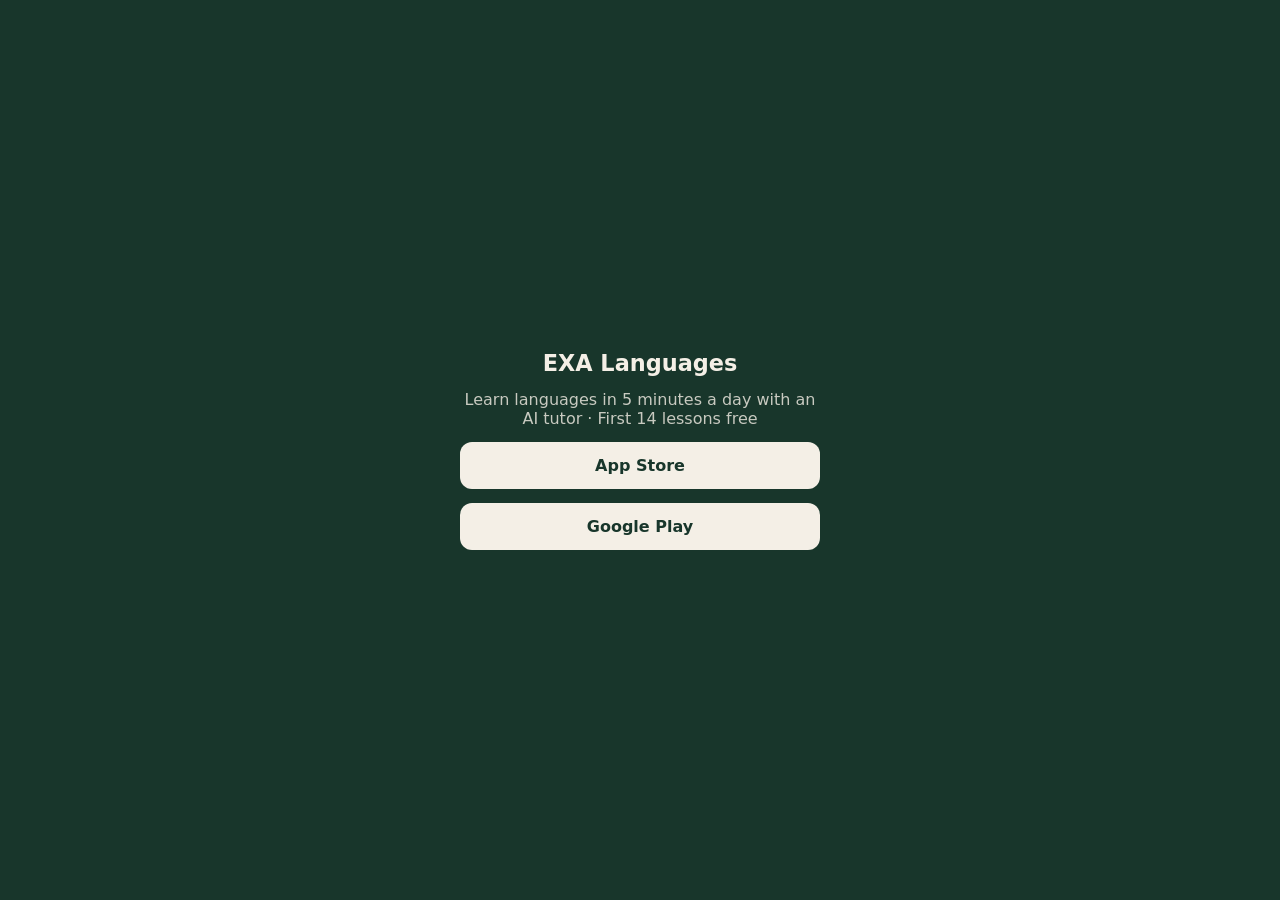
<file: index.html>
<!doctype html><html lang="en"><head><meta charset="utf-8">
<meta name="viewport" content="width=device-width,initial-scale=1">
<title>Learn languages · EXA Languages</title>
<meta name="robots" content="noindex">
<style>
:root{--bg:#18362b;--fg:#f4efe6;--btn:#f4efe6;--btnfg:#18362b}
body{margin:0;min-height:100vh;display:grid;place-items:center;background:var(--bg);color:var(--fg);font-family:system-ui,-apple-system,"Segoe UI",sans-serif}
main{display:grid;gap:14px;padding:24px 16px;text-align:center;max-width:360px;width:100%}
h1{font-size:1.4rem;margin:0} p{margin:0;opacity:.8}
a{display:block;padding:14px;border-radius:12px;background:var(--btn);color:var(--btnfg);text-decoration:none;font-weight:700}
</style></head><body><main>
<h1>EXA Languages</h1><p>Learn languages in 5 minutes a day with an AI tutor · First 14 lessons free</p>
<a id="ios" href="https://apps.apple.com/app/id6793985973">App Store</a><a id="and" href="https://play.google.com/store/apps/details?id=com.exaneer.exalanguages">Google Play</a>
</main>
<script>
(function(){
  var q=new URLSearchParams(location.search), s=(q.get('s')||'direct').replace(/[^a-z0-9_-]/gi,'').slice(0,30);
  var ref=encodeURIComponent('utm_source='+s+'&utm_medium=social&utm_campaign=learn-official');
  var play='https://play.google.com/store/apps/details?id=com.exaneer.exalanguages'+'&referrer='+ref;
  document.getElementById('and').href=play;
  var ios='https://apps.apple.com/app/id6793985973', pt='129126122';
  if(pt) ios+=(ios.indexOf('?')<0?'?':'&')+'pt='+pt+'&ct='+encodeURIComponent('official-'+s)+'&mt=8';
  document.getElementById('ios').href=ios;
  var ua=navigator.userAgent||'', dev=/iPhone|iPad|iPod/i.test(ua)?'ios':/Android/i.test(ua)?'android':'other';
  var counter='https://exa-go-counter.exa-marketing.workers.dev';
  function go(){ if(dev==='ios') location.replace(ios); else if(dev==='android') location.replace(play); }
  if(counter){
    var hit=counter+'/hit?l=official&s='+s+'&d='+dev;
    try{ if(navigator.sendBeacon && navigator.sendBeacon(hit)) { setTimeout(go,150); return; } }catch(e){}
    try{ fetch(hit,{mode:'no-cors',keepalive:true}); }catch(e){}
    setTimeout(go,300);
  } else go();
})();
</script></body></html>
</file>
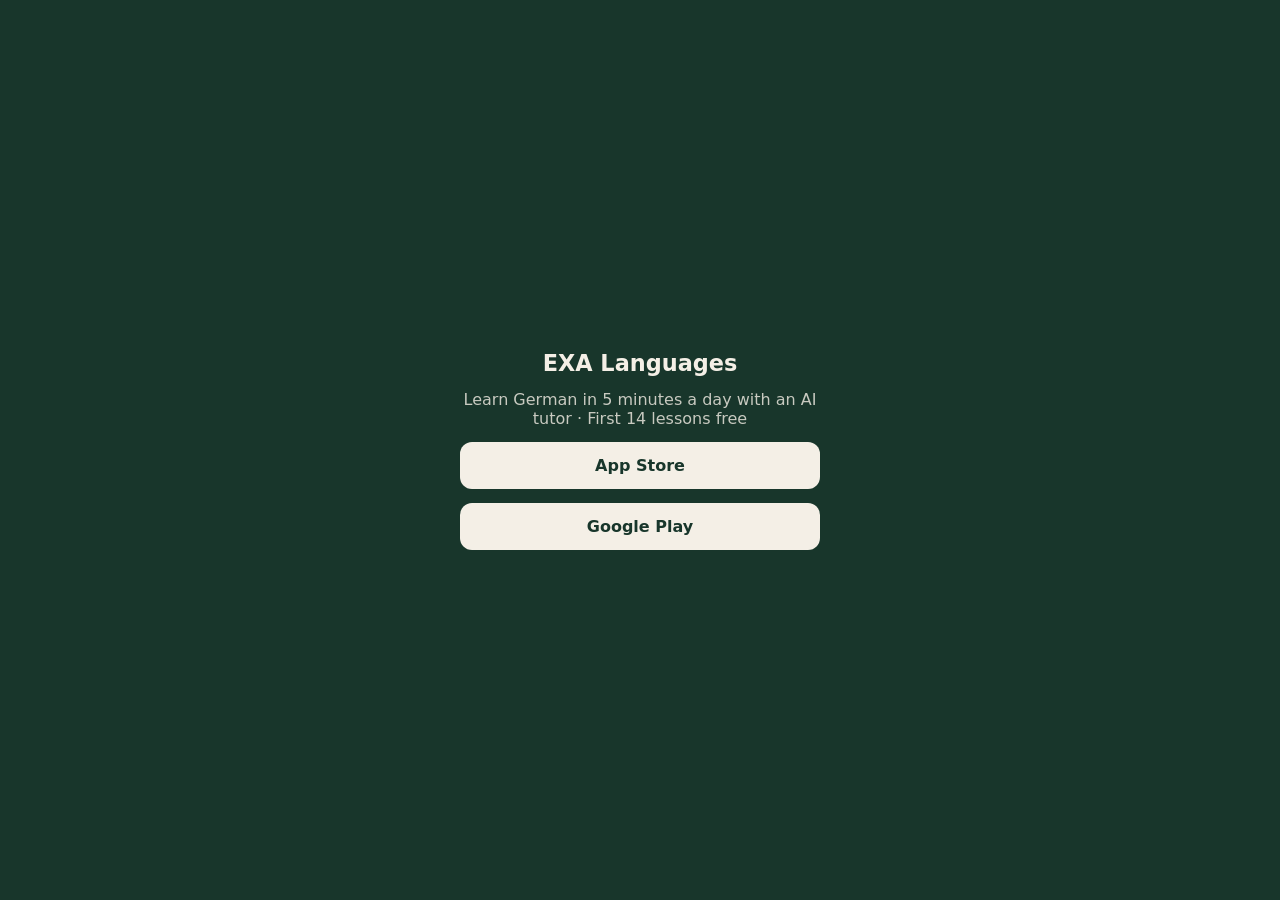
<file: de/index.html>
<!doctype html><html lang="en"><head><meta charset="utf-8">
<meta name="viewport" content="width=device-width,initial-scale=1">
<title>Learn German · EXA Languages</title>
<meta name="robots" content="noindex">
<style>
:root{--bg:#18362b;--fg:#f4efe6;--btn:#f4efe6;--btnfg:#18362b}
body{margin:0;min-height:100vh;display:grid;place-items:center;background:var(--bg);color:var(--fg);font-family:system-ui,-apple-system,"Segoe UI",sans-serif}
main{display:grid;gap:14px;padding:24px 16px;text-align:center;max-width:360px;width:100%}
h1{font-size:1.4rem;margin:0} p{margin:0;opacity:.8}
a{display:block;padding:14px;border-radius:12px;background:var(--btn);color:var(--btnfg);text-decoration:none;font-weight:700}
</style></head><body><main>
<h1>EXA Languages</h1><p>Learn German in 5 minutes a day with an AI tutor · First 14 lessons free</p>
<a id="ios" href="https://apps.apple.com/app/id6793985973?ppid=fddf0d89-38c0-41f8-a725-850d29311860">App Store</a><a id="and" href="https://play.google.com/store/apps/details?id=com.exaneer.exalanguages&listing=learn-german">Google Play</a>
</main>
<script>
(function(){
  var q=new URLSearchParams(location.search), s=(q.get('s')||'direct').replace(/[^a-z0-9_-]/gi,'').slice(0,30);
  var ref=encodeURIComponent('utm_source='+s+'&utm_medium=social&utm_campaign=learn-de');
  var play='https://play.google.com/store/apps/details?id=com.exaneer.exalanguages&listing=learn-german'+'&referrer='+ref;
  document.getElementById('and').href=play;
  var ios='https://apps.apple.com/app/id6793985973?ppid=fddf0d89-38c0-41f8-a725-850d29311860', pt='129126122';
  if(pt) ios+=(ios.indexOf('?')<0?'?':'&')+'pt='+pt+'&ct='+encodeURIComponent('de-'+s)+'&mt=8';
  document.getElementById('ios').href=ios;
  var ua=navigator.userAgent||'', dev=/iPhone|iPad|iPod/i.test(ua)?'ios':/Android/i.test(ua)?'android':'other';
  var counter='https://exa-go-counter.exa-marketing.workers.dev';
  function go(){ if(dev==='ios') location.replace(ios); else if(dev==='android') location.replace(play); }
  if(counter){
    var hit=counter+'/hit?l=de&s='+s+'&d='+dev;
    try{ if(navigator.sendBeacon && navigator.sendBeacon(hit)) { setTimeout(go,150); return; } }catch(e){}
    try{ fetch(hit,{mode:'no-cors',keepalive:true}); }catch(e){}
    setTimeout(go,300);
  } else go();
})();
</script></body></html>
</file>
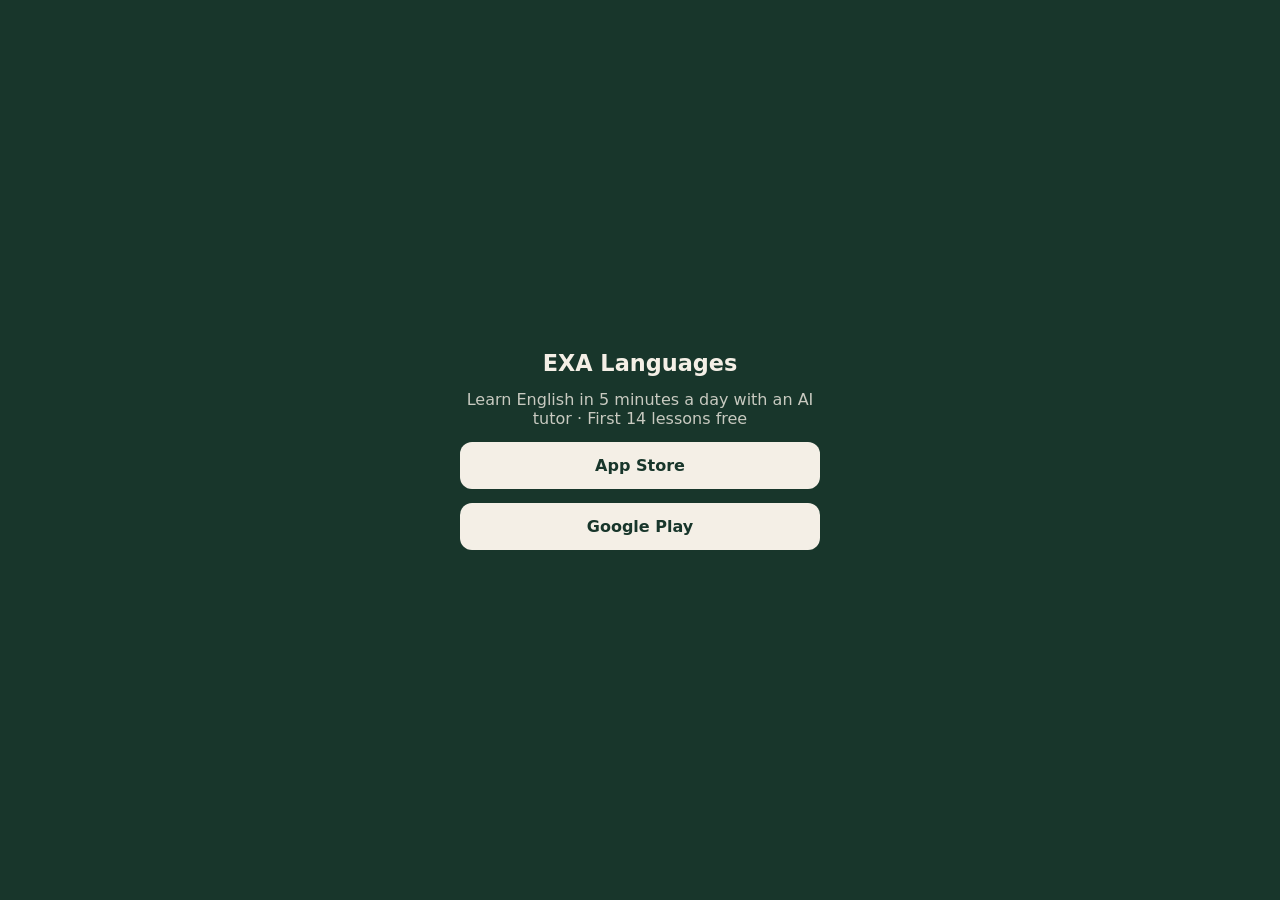
<file: en/index.html>
<!doctype html><html lang="en"><head><meta charset="utf-8">
<meta name="viewport" content="width=device-width,initial-scale=1">
<title>Learn English · EXA Languages</title>
<meta name="robots" content="noindex">
<style>
:root{--bg:#18362b;--fg:#f4efe6;--btn:#f4efe6;--btnfg:#18362b}
body{margin:0;min-height:100vh;display:grid;place-items:center;background:var(--bg);color:var(--fg);font-family:system-ui,-apple-system,"Segoe UI",sans-serif}
main{display:grid;gap:14px;padding:24px 16px;text-align:center;max-width:360px;width:100%}
h1{font-size:1.4rem;margin:0} p{margin:0;opacity:.8}
a{display:block;padding:14px;border-radius:12px;background:var(--btn);color:var(--btnfg);text-decoration:none;font-weight:700}
</style></head><body><main>
<h1>EXA Languages</h1><p>Learn English in 5 minutes a day with an AI tutor · First 14 lessons free</p>
<a id="ios" href="https://apps.apple.com/app/id6793985973?ppid=224b7d31-c30d-4af3-a84b-689af54a97b2">App Store</a><a id="and" href="https://play.google.com/store/apps/details?id=com.exaneer.exalanguages&listing=learn-english">Google Play</a>
</main>
<script>
(function(){
  var q=new URLSearchParams(location.search), s=(q.get('s')||'direct').replace(/[^a-z0-9_-]/gi,'').slice(0,30);
  var ref=encodeURIComponent('utm_source='+s+'&utm_medium=social&utm_campaign=learn-en');
  var play='https://play.google.com/store/apps/details?id=com.exaneer.exalanguages&listing=learn-english'+'&referrer='+ref;
  document.getElementById('and').href=play;
  var ios='https://apps.apple.com/app/id6793985973?ppid=224b7d31-c30d-4af3-a84b-689af54a97b2', pt='129126122';
  if(pt) ios+=(ios.indexOf('?')<0?'?':'&')+'pt='+pt+'&ct='+encodeURIComponent('en-'+s)+'&mt=8';
  document.getElementById('ios').href=ios;
  var ua=navigator.userAgent||'', dev=/iPhone|iPad|iPod/i.test(ua)?'ios':/Android/i.test(ua)?'android':'other';
  var counter='https://exa-go-counter.exa-marketing.workers.dev';
  function go(){ if(dev==='ios') location.replace(ios); else if(dev==='android') location.replace(play); }
  if(counter){
    var hit=counter+'/hit?l=en&s='+s+'&d='+dev;
    try{ if(navigator.sendBeacon && navigator.sendBeacon(hit)) { setTimeout(go,150); return; } }catch(e){}
    try{ fetch(hit,{mode:'no-cors',keepalive:true}); }catch(e){}
    setTimeout(go,300);
  } else go();
})();
</script></body></html>
</file>
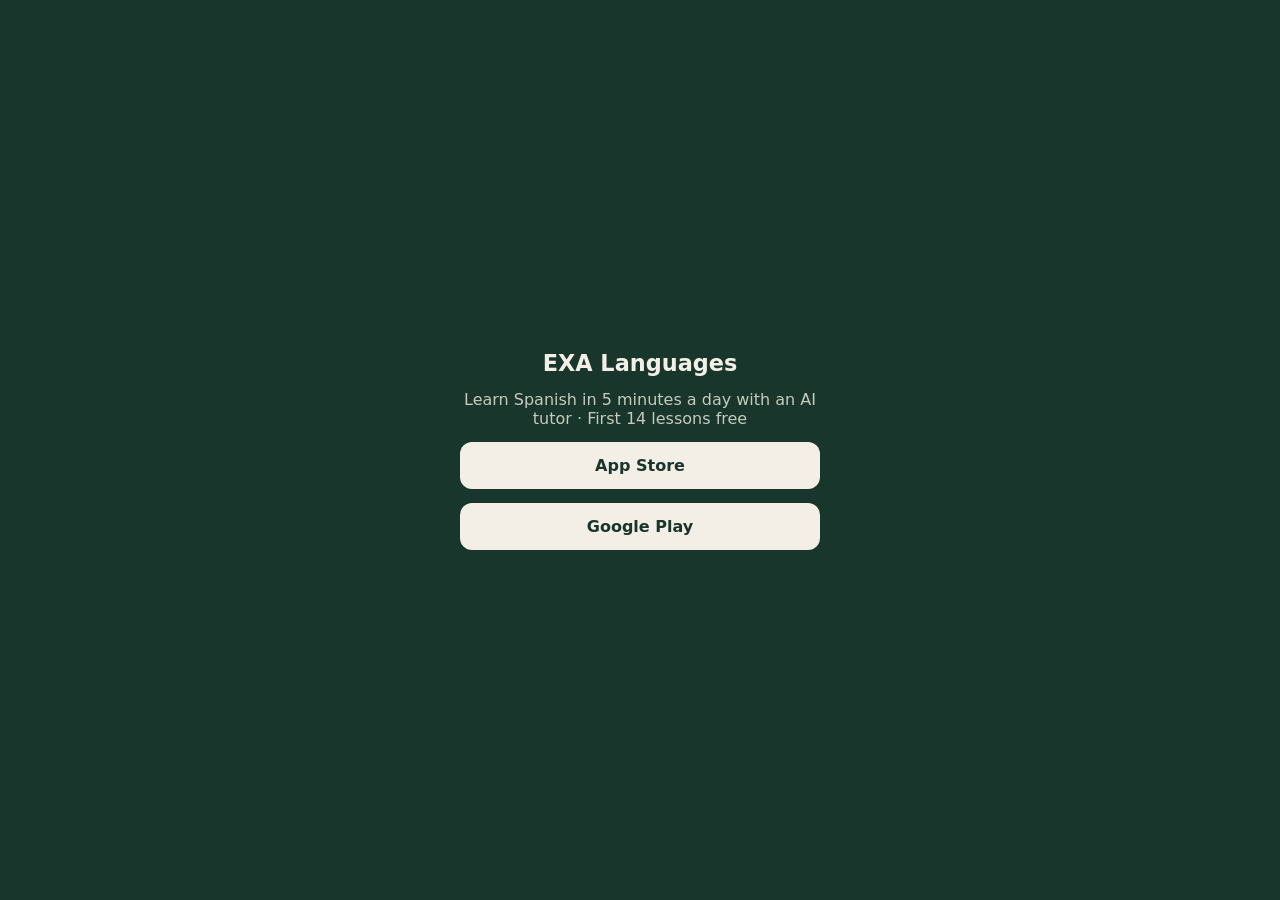
<file: es/index.html>
<!doctype html><html lang="en"><head><meta charset="utf-8">
<meta name="viewport" content="width=device-width,initial-scale=1">
<title>Learn Spanish · EXA Languages</title>
<meta name="robots" content="noindex">
<style>
:root{--bg:#18362b;--fg:#f4efe6;--btn:#f4efe6;--btnfg:#18362b}
body{margin:0;min-height:100vh;display:grid;place-items:center;background:var(--bg);color:var(--fg);font-family:system-ui,-apple-system,"Segoe UI",sans-serif}
main{display:grid;gap:14px;padding:24px 16px;text-align:center;max-width:360px;width:100%}
h1{font-size:1.4rem;margin:0} p{margin:0;opacity:.8}
a{display:block;padding:14px;border-radius:12px;background:var(--btn);color:var(--btnfg);text-decoration:none;font-weight:700}
</style></head><body><main>
<h1>EXA Languages</h1><p>Learn Spanish in 5 minutes a day with an AI tutor · First 14 lessons free</p>
<a id="ios" href="https://apps.apple.com/app/id6793985973?ppid=d118a498-cab0-4ee2-bec5-20ed7e405390">App Store</a><a id="and" href="https://play.google.com/store/apps/details?id=com.exaneer.exalanguages&listing=learn-spanish">Google Play</a>
</main>
<script>
(function(){
  var q=new URLSearchParams(location.search), s=(q.get('s')||'direct').replace(/[^a-z0-9_-]/gi,'').slice(0,30);
  var ref=encodeURIComponent('utm_source='+s+'&utm_medium=social&utm_campaign=learn-es');
  var play='https://play.google.com/store/apps/details?id=com.exaneer.exalanguages&listing=learn-spanish'+'&referrer='+ref;
  document.getElementById('and').href=play;
  var ios='https://apps.apple.com/app/id6793985973?ppid=d118a498-cab0-4ee2-bec5-20ed7e405390', pt='129126122';
  if(pt) ios+=(ios.indexOf('?')<0?'?':'&')+'pt='+pt+'&ct='+encodeURIComponent('es-'+s)+'&mt=8';
  document.getElementById('ios').href=ios;
  var ua=navigator.userAgent||'', dev=/iPhone|iPad|iPod/i.test(ua)?'ios':/Android/i.test(ua)?'android':'other';
  var counter='https://exa-go-counter.exa-marketing.workers.dev';
  function go(){ if(dev==='ios') location.replace(ios); else if(dev==='android') location.replace(play); }
  if(counter){
    var hit=counter+'/hit?l=es&s='+s+'&d='+dev;
    try{ if(navigator.sendBeacon && navigator.sendBeacon(hit)) { setTimeout(go,150); return; } }catch(e){}
    try{ fetch(hit,{mode:'no-cors',keepalive:true}); }catch(e){}
    setTimeout(go,300);
  } else go();
})();
</script></body></html>
</file>
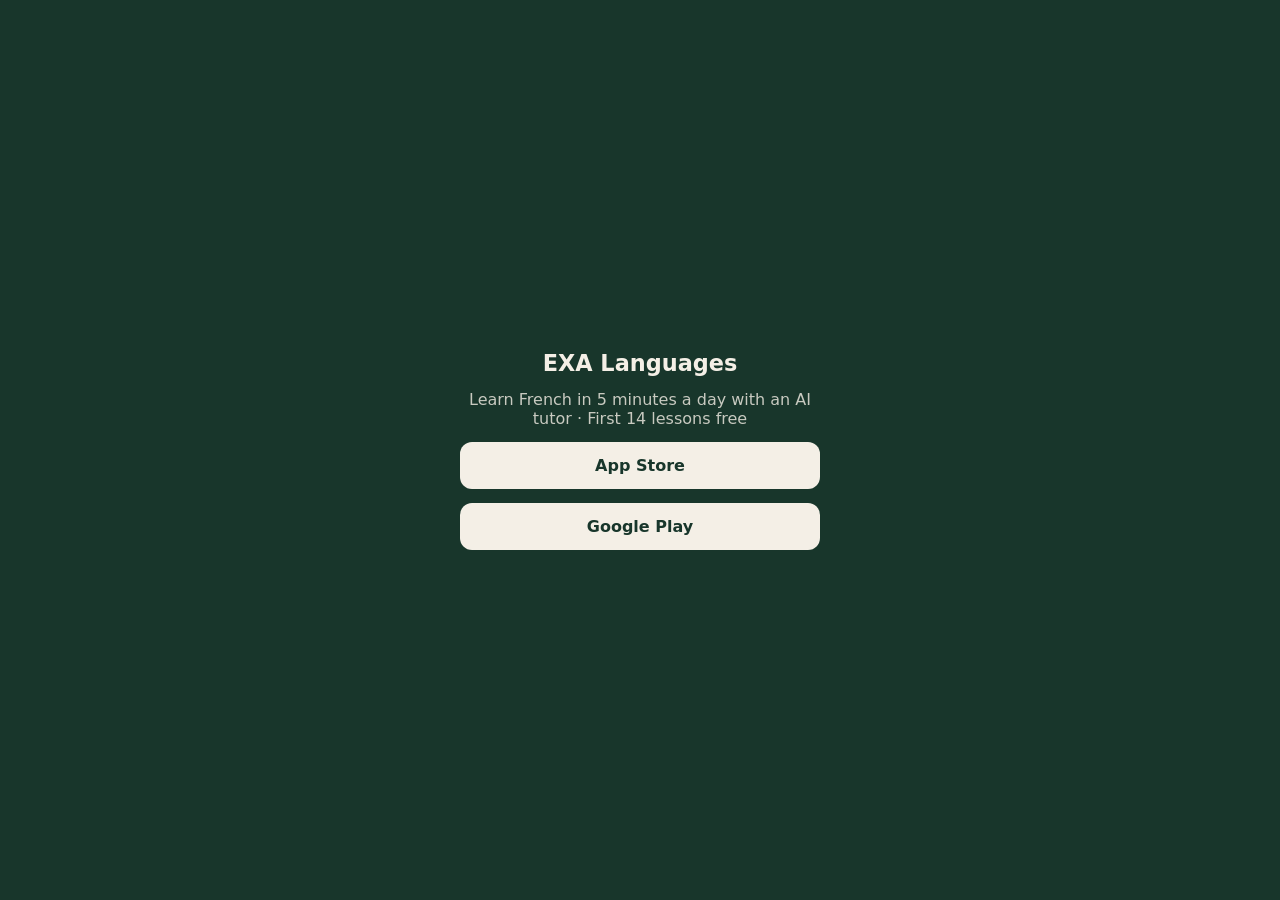
<file: fr/index.html>
<!doctype html><html lang="en"><head><meta charset="utf-8">
<meta name="viewport" content="width=device-width,initial-scale=1">
<title>Learn French · EXA Languages</title>
<meta name="robots" content="noindex">
<style>
:root{--bg:#18362b;--fg:#f4efe6;--btn:#f4efe6;--btnfg:#18362b}
body{margin:0;min-height:100vh;display:grid;place-items:center;background:var(--bg);color:var(--fg);font-family:system-ui,-apple-system,"Segoe UI",sans-serif}
main{display:grid;gap:14px;padding:24px 16px;text-align:center;max-width:360px;width:100%}
h1{font-size:1.4rem;margin:0} p{margin:0;opacity:.8}
a{display:block;padding:14px;border-radius:12px;background:var(--btn);color:var(--btnfg);text-decoration:none;font-weight:700}
</style></head><body><main>
<h1>EXA Languages</h1><p>Learn French in 5 minutes a day with an AI tutor · First 14 lessons free</p>
<a id="ios" href="https://apps.apple.com/app/id6793985973?ppid=cb3fc6ab-58bd-4da1-844e-36cca72cc6ee">App Store</a><a id="and" href="https://play.google.com/store/apps/details?id=com.exaneer.exalanguages&listing=learn-french">Google Play</a>
</main>
<script>
(function(){
  var q=new URLSearchParams(location.search), s=(q.get('s')||'direct').replace(/[^a-z0-9_-]/gi,'').slice(0,30);
  var ref=encodeURIComponent('utm_source='+s+'&utm_medium=social&utm_campaign=learn-fr');
  var play='https://play.google.com/store/apps/details?id=com.exaneer.exalanguages&listing=learn-french'+'&referrer='+ref;
  document.getElementById('and').href=play;
  var ios='https://apps.apple.com/app/id6793985973?ppid=cb3fc6ab-58bd-4da1-844e-36cca72cc6ee', pt='129126122';
  if(pt) ios+=(ios.indexOf('?')<0?'?':'&')+'pt='+pt+'&ct='+encodeURIComponent('fr-'+s)+'&mt=8';
  document.getElementById('ios').href=ios;
  var ua=navigator.userAgent||'', dev=/iPhone|iPad|iPod/i.test(ua)?'ios':/Android/i.test(ua)?'android':'other';
  var counter='https://exa-go-counter.exa-marketing.workers.dev';
  function go(){ if(dev==='ios') location.replace(ios); else if(dev==='android') location.replace(play); }
  if(counter){
    var hit=counter+'/hit?l=fr&s='+s+'&d='+dev;
    try{ if(navigator.sendBeacon && navigator.sendBeacon(hit)) { setTimeout(go,150); return; } }catch(e){}
    try{ fetch(hit,{mode:'no-cors',keepalive:true}); }catch(e){}
    setTimeout(go,300);
  } else go();
})();
</script></body></html>
</file>
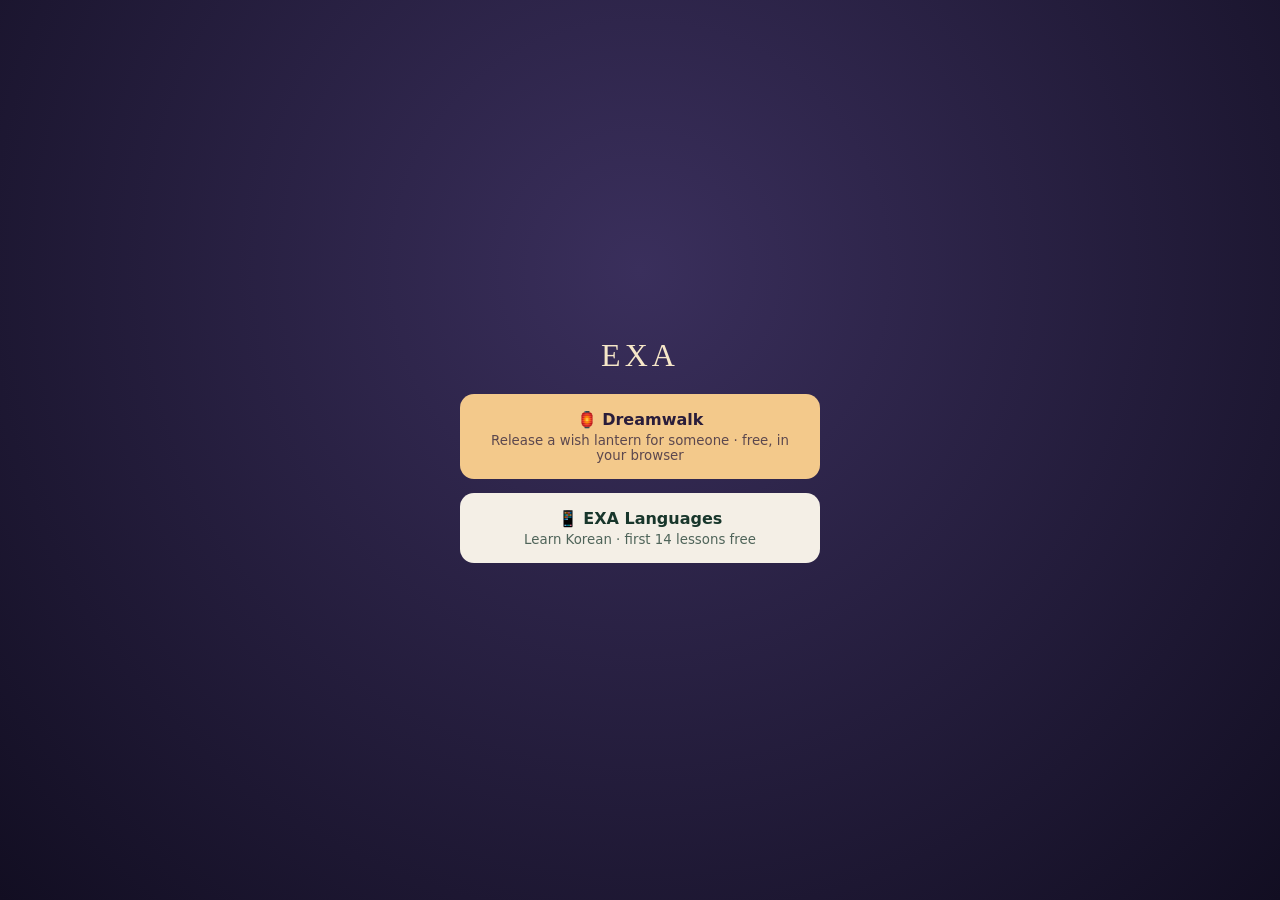
<file: hub/index.html>
<!doctype html><html><head><meta charset="utf-8">
<meta name="viewport" content="width=device-width,initial-scale=1">
<title>EXA</title><meta name="robots" content="noindex">
<style>
body{margin:0;min-height:100vh;display:grid;place-items:center;background:radial-gradient(circle at 50% 30%,#3a2f5c,#120e22);color:#f6e7c8;font-family:system-ui,-apple-system,sans-serif}
main{display:grid;gap:14px;padding:24px 16px;text-align:center;max-width:360px;width:100%}
h1{font-family:Georgia,serif;font-weight:400;letter-spacing:4px;margin:0 0 6px}
a{display:block;padding:16px;border-radius:14px;text-decoration:none;font-weight:700}
.dw{background:#f3c98b;color:#2a1d3a}.app{background:#f4efe6;color:#18362b}
small{display:block;font-weight:400;opacity:.75;margin-top:4px}
</style></head><body><main>
<h1>EXA</h1>
<a class="dw" id="dw" href="../dw/">🏮 Dreamwalk<small id="dws">Release a wish lantern for someone · free, in your browser</small></a>
<a class="app" id="app" href="../ko/">📱 EXA Languages<small id="apps">Learn Korean · first 14 lessons free</small></a>
</main>
<script>
// 프로필(바이오) 링크 하나에 꿈길·앱 두 갈래 (본진 11-06). ?s=<출처> ?l=<언어: en|ja|es> ?app=<go 언어 폴더>
(function(){
  var q=new URLSearchParams(location.search), s=(q.get('s')||'bio').replace(/[^a-z0-9_-]/gi,'').slice(0,30);
  var l=(q.get('l')||'en').replace(/[^a-z-]/g,''), app=(q.get('app')||'ko').replace(/[^a-z]/g,'');
  var T={en:['Release a wish lantern for someone · free, in your browser','Learn Korean · first 14 lessons free'],
         ja:['大切な人にランタンを送ろう・無料・ブラウザですぐ','韓国語を学ぶ・14レッスンまで無料'],
         es:['Mándale un farolito a quien extrañas · gratis, en tu navegador','Aprende coreano · primeras 14 lecciones gratis']}[l]||null;
  if(T){document.getElementById('dws').textContent=T[0];document.getElementById('apps').textContent=T[1];}
  document.getElementById('dw').href='../dw/?s='+s+'-dw&l='+l;
  document.getElementById('app').href='../'+app+'/?s='+s;
})();
</script></body></html>
</file>
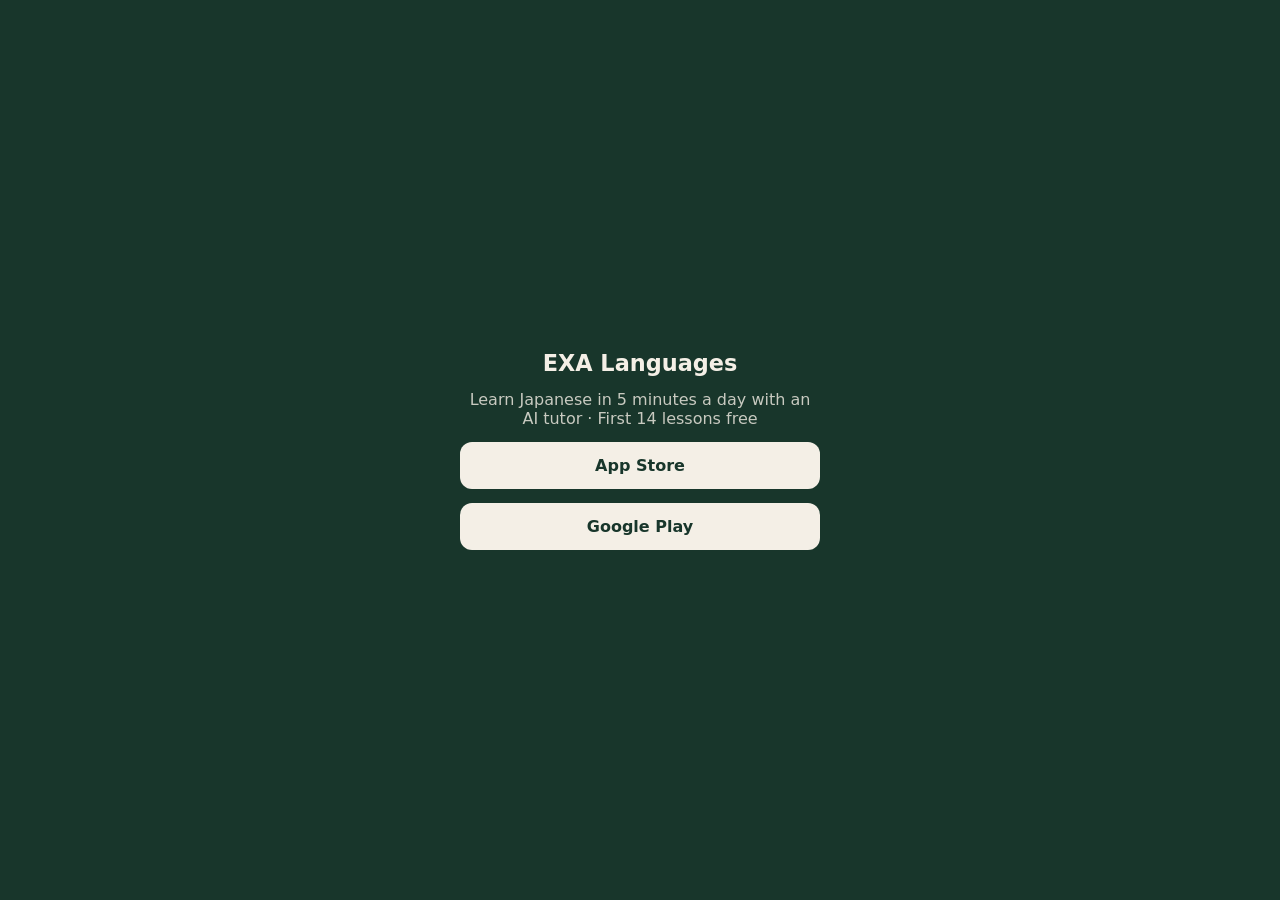
<file: ja/index.html>
<!doctype html><html lang="en"><head><meta charset="utf-8">
<meta name="viewport" content="width=device-width,initial-scale=1">
<title>Learn Japanese · EXA Languages</title>
<meta name="robots" content="noindex">
<style>
:root{--bg:#18362b;--fg:#f4efe6;--btn:#f4efe6;--btnfg:#18362b}
body{margin:0;min-height:100vh;display:grid;place-items:center;background:var(--bg);color:var(--fg);font-family:system-ui,-apple-system,"Segoe UI",sans-serif}
main{display:grid;gap:14px;padding:24px 16px;text-align:center;max-width:360px;width:100%}
h1{font-size:1.4rem;margin:0} p{margin:0;opacity:.8}
a{display:block;padding:14px;border-radius:12px;background:var(--btn);color:var(--btnfg);text-decoration:none;font-weight:700}
</style></head><body><main>
<h1>EXA Languages</h1><p>Learn Japanese in 5 minutes a day with an AI tutor · First 14 lessons free</p>
<a id="ios" href="https://apps.apple.com/app/id6793985973?ppid=78702934-0730-4442-bb55-7c1a3d01a414">App Store</a><a id="and" href="https://play.google.com/store/apps/details?id=com.exaneer.exalanguages&listing=learn-japanese">Google Play</a>
</main>
<script>
(function(){
  var q=new URLSearchParams(location.search), s=(q.get('s')||'direct').replace(/[^a-z0-9_-]/gi,'').slice(0,30);
  var ref=encodeURIComponent('utm_source='+s+'&utm_medium=social&utm_campaign=learn-ja');
  var play='https://play.google.com/store/apps/details?id=com.exaneer.exalanguages&listing=learn-japanese'+'&referrer='+ref;
  document.getElementById('and').href=play;
  var ios='https://apps.apple.com/app/id6793985973?ppid=78702934-0730-4442-bb55-7c1a3d01a414', pt='129126122';
  if(pt) ios+=(ios.indexOf('?')<0?'?':'&')+'pt='+pt+'&ct='+encodeURIComponent('ja-'+s)+'&mt=8';
  document.getElementById('ios').href=ios;
  var ua=navigator.userAgent||'', dev=/iPhone|iPad|iPod/i.test(ua)?'ios':/Android/i.test(ua)?'android':'other';
  var counter='https://exa-go-counter.exa-marketing.workers.dev';
  function go(){ if(dev==='ios') location.replace(ios); else if(dev==='android') location.replace(play); }
  if(counter){
    var hit=counter+'/hit?l=ja&s='+s+'&d='+dev;
    try{ if(navigator.sendBeacon && navigator.sendBeacon(hit)) { setTimeout(go,150); return; } }catch(e){}
    try{ fetch(hit,{mode:'no-cors',keepalive:true}); }catch(e){}
    setTimeout(go,300);
  } else go();
})();
</script></body></html>
</file>
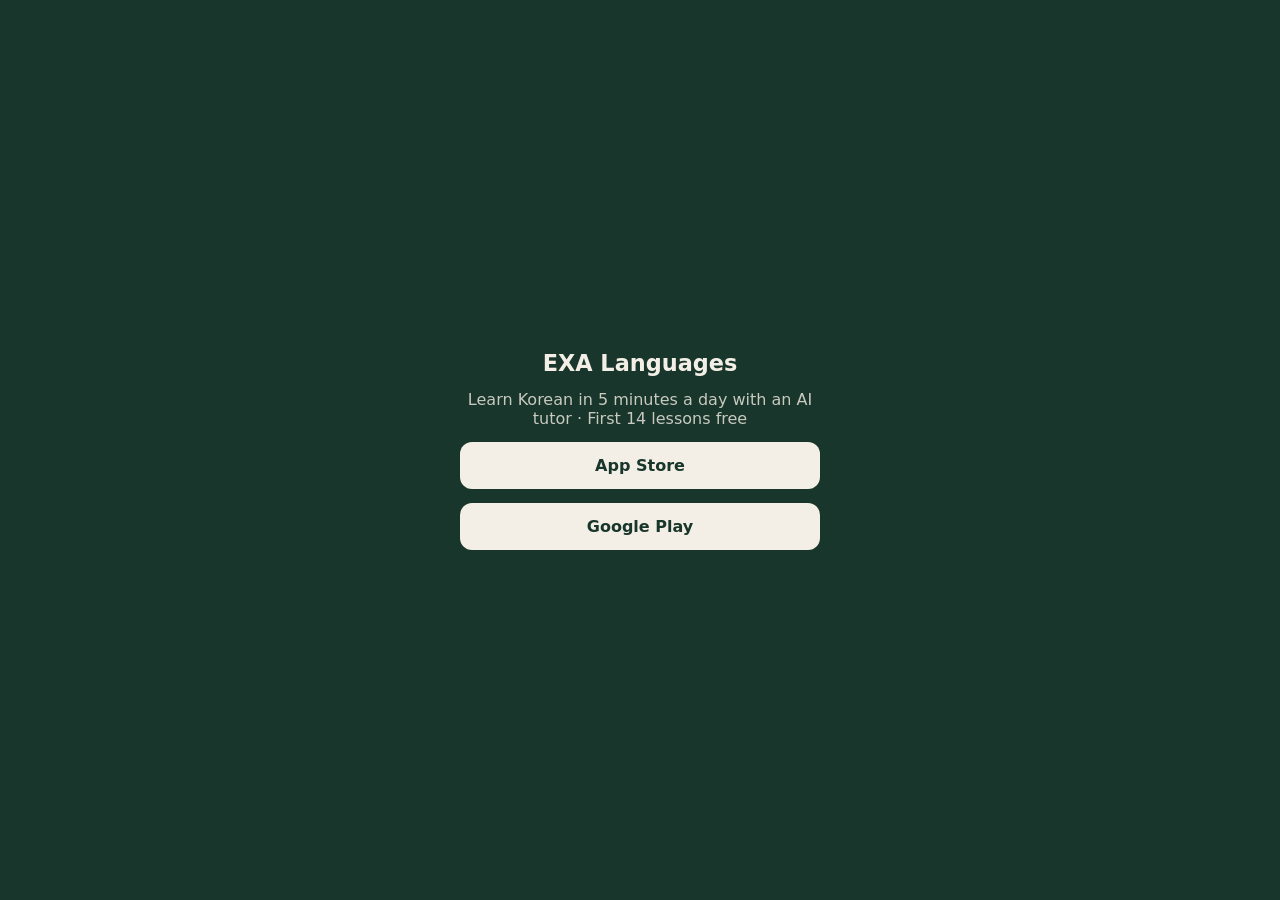
<file: ko/index.html>
<!doctype html><html lang="en"><head><meta charset="utf-8">
<meta name="viewport" content="width=device-width,initial-scale=1">
<title>Learn Korean · EXA Languages</title>
<meta name="robots" content="noindex">
<style>
:root{--bg:#18362b;--fg:#f4efe6;--btn:#f4efe6;--btnfg:#18362b}
body{margin:0;min-height:100vh;display:grid;place-items:center;background:var(--bg);color:var(--fg);font-family:system-ui,-apple-system,"Segoe UI",sans-serif}
main{display:grid;gap:14px;padding:24px 16px;text-align:center;max-width:360px;width:100%}
h1{font-size:1.4rem;margin:0} p{margin:0;opacity:.8}
a{display:block;padding:14px;border-radius:12px;background:var(--btn);color:var(--btnfg);text-decoration:none;font-weight:700}
</style></head><body><main>
<h1>EXA Languages</h1><p>Learn Korean in 5 minutes a day with an AI tutor · First 14 lessons free</p>
<a id="ios" href="https://apps.apple.com/app/id6793985973?ppid=ad70d382-bbcb-4871-8a6c-bfd169392ea8">App Store</a><a id="and" href="https://play.google.com/store/apps/details?id=com.exaneer.exalanguages&listing=learn-korean">Google Play</a>
</main>
<script>
(function(){
  var q=new URLSearchParams(location.search), s=(q.get('s')||'direct').replace(/[^a-z0-9_-]/gi,'').slice(0,30);
  var ref=encodeURIComponent('utm_source='+s+'&utm_medium=social&utm_campaign=learn-ko');
  var play='https://play.google.com/store/apps/details?id=com.exaneer.exalanguages&listing=learn-korean'+'&referrer='+ref;
  document.getElementById('and').href=play;
  var ios='https://apps.apple.com/app/id6793985973?ppid=ad70d382-bbcb-4871-8a6c-bfd169392ea8', pt='129126122';
  if(pt) ios+=(ios.indexOf('?')<0?'?':'&')+'pt='+pt+'&ct='+encodeURIComponent('ko-'+s)+'&mt=8';
  document.getElementById('ios').href=ios;
  var ua=navigator.userAgent||'', dev=/iPhone|iPad|iPod/i.test(ua)?'ios':/Android/i.test(ua)?'android':'other';
  var counter='https://exa-go-counter.exa-marketing.workers.dev';
  function go(){ if(dev==='ios') location.replace(ios); else if(dev==='android') location.replace(play); }
  if(counter){
    var hit=counter+'/hit?l=ko&s='+s+'&d='+dev;
    try{ if(navigator.sendBeacon && navigator.sendBeacon(hit)) { setTimeout(go,150); return; } }catch(e){}
    try{ fetch(hit,{mode:'no-cors',keepalive:true}); }catch(e){}
    setTimeout(go,300);
  } else go();
})();
</script></body></html>
</file>
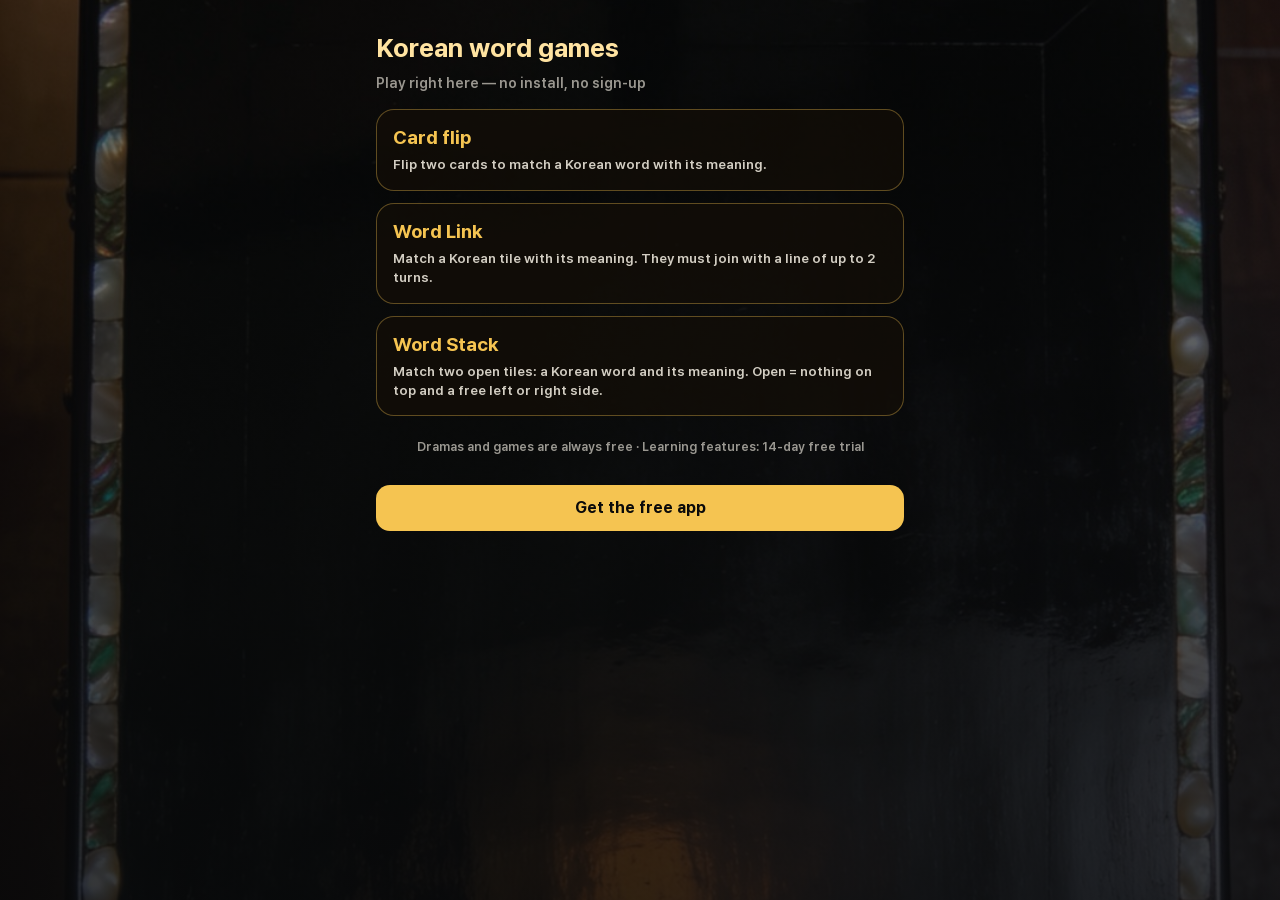
<file: play/index.html>
<!doctype html>
<html lang="en">
<head>
<meta charset="utf-8">
<meta name="viewport" content="width=device-width, initial-scale=1, viewport-fit=cover, user-scalable=no">
<meta name="theme-color" content="#07090B">
<title>Korean Word Games — EXA Languages</title>
<meta name="description" content="Play Korean word games right in your browser — no install, no sign-up. Card flip, Word Link and Word Stack from the EXA Languages app.">
<meta property="og:type" content="website">
<meta property="og:title" content="Korean Word Games — play free, no install">
<meta property="og:description" content="Card flip · Word Link · Word Stack. Challenge a friend on the same board.">
<meta property="og:image" content="og.png">
<meta name="twitter:card" content="summary_large_image">
<link rel="stylesheet" href="style.css">
</head>
<body>
<div id="app"></div>
<script src="app.js"></script>
</body>
</html>
</file>
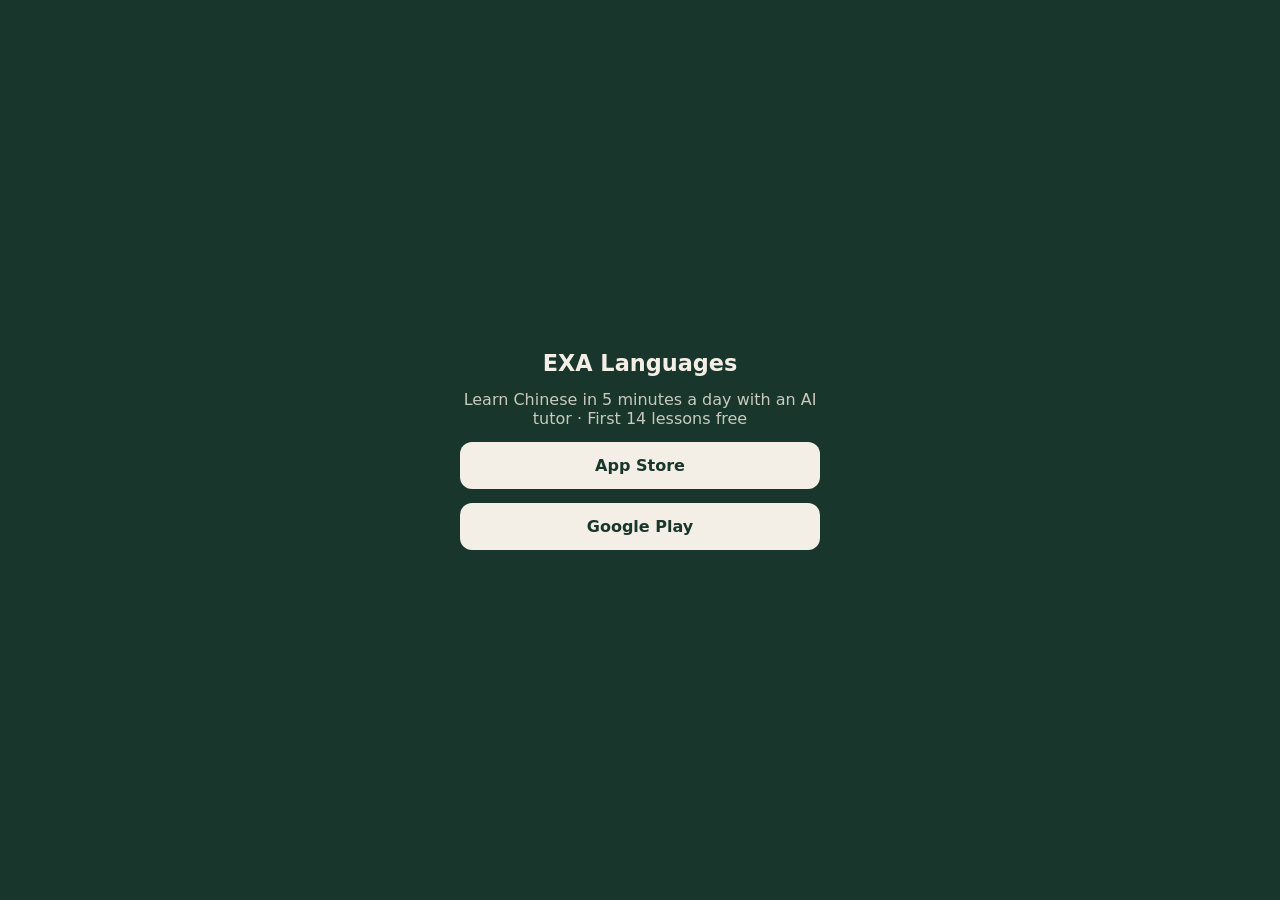
<file: zh/index.html>
<!doctype html><html lang="en"><head><meta charset="utf-8">
<meta name="viewport" content="width=device-width,initial-scale=1">
<title>Learn Chinese · EXA Languages</title>
<meta name="robots" content="noindex">
<style>
:root{--bg:#18362b;--fg:#f4efe6;--btn:#f4efe6;--btnfg:#18362b}
body{margin:0;min-height:100vh;display:grid;place-items:center;background:var(--bg);color:var(--fg);font-family:system-ui,-apple-system,"Segoe UI",sans-serif}
main{display:grid;gap:14px;padding:24px 16px;text-align:center;max-width:360px;width:100%}
h1{font-size:1.4rem;margin:0} p{margin:0;opacity:.8}
a{display:block;padding:14px;border-radius:12px;background:var(--btn);color:var(--btnfg);text-decoration:none;font-weight:700}
</style></head><body><main>
<h1>EXA Languages</h1><p>Learn Chinese in 5 minutes a day with an AI tutor · First 14 lessons free</p>
<a id="ios" href="https://apps.apple.com/app/id6793985973?ppid=3b4eabde-b9c6-4a30-af4a-f12dd54b4ddc">App Store</a><a id="and" href="https://play.google.com/store/apps/details?id=com.exaneer.exalanguages&listing=learn-chinese">Google Play</a>
</main>
<script>
(function(){
  var q=new URLSearchParams(location.search), s=(q.get('s')||'direct').replace(/[^a-z0-9_-]/gi,'').slice(0,30);
  var ref=encodeURIComponent('utm_source='+s+'&utm_medium=social&utm_campaign=learn-zh');
  var play='https://play.google.com/store/apps/details?id=com.exaneer.exalanguages&listing=learn-chinese'+'&referrer='+ref;
  document.getElementById('and').href=play;
  var ios='https://apps.apple.com/app/id6793985973?ppid=3b4eabde-b9c6-4a30-af4a-f12dd54b4ddc', pt='129126122';
  if(pt) ios+=(ios.indexOf('?')<0?'?':'&')+'pt='+pt+'&ct='+encodeURIComponent('zh-'+s)+'&mt=8';
  document.getElementById('ios').href=ios;
  var ua=navigator.userAgent||'', dev=/iPhone|iPad|iPod/i.test(ua)?'ios':/Android/i.test(ua)?'android':'other';
  var counter='https://exa-go-counter.exa-marketing.workers.dev';
  function go(){ if(dev==='ios') location.replace(ios); else if(dev==='android') location.replace(play); }
  if(counter){
    var hit=counter+'/hit?l=zh&s='+s+'&d='+dev;
    try{ if(navigator.sendBeacon && navigator.sendBeacon(hit)) { setTimeout(go,150); return; } }catch(e){}
    try{ fetch(hit,{mode:'no-cors',keepalive:true}); }catch(e){}
    setTimeout(go,300);
  } else go();
})();
</script></body></html>
</file>
<file: play/style.css>
/* 앱 단어 게임 팔레트 (components/survivalGate/wordGameKit.tsx) */
@font-face { font-family: 'Pretendard'; font-weight: 600; src: url('assets/fonts/Pretendard-SemiBold.ttf') format('truetype'); font-display: swap; }
@font-face { font-family: 'Pretendard'; font-weight: 700; src: url('assets/fonts/Pretendard-Bold.ttf') format('truetype'); font-display: swap; }
:root {
  --gold: #F5C451; --gold-soft: #FFE3A1; --jade: #3FBF8F; --bg: #07090B;
  --t-face1: #F6FCF9; --t-face2: #DDF0E5; --t-face3: #BCDFCB; --t-side: #3F9676; --t-side2: #123F2F; --t-rim: #0A2A1F; --t-text: #0B3B2E;
  --n-face1: #FFFCF3; --n-face2: #F3E5C8; --n-face3: #DCC393; --n-side: #B58445; --n-side2: #4F3510; --n-rim: #2E1E07; --n-text: #3F2E0E;
  --text: #F4EFE3; --muted: rgba(244,239,227,0.62);
}
* { box-sizing: border-box; -webkit-tap-highlight-color: transparent; }
html, body { margin: 0; height: 100%; background: var(--bg); color: var(--text); overflow-x: hidden; }
body {
  font-family: 'Pretendard', system-ui, -apple-system, 'Segoe UI', Roboto, 'Noto Sans', sans-serif; font-weight: 600;
  background: linear-gradient(180deg, rgba(7,9,11,0.55), rgba(7,9,11,0.82)), url('assets/bg.jpg') center / cover fixed, var(--bg);
}
#app { min-height: 100dvh; max-width: 560px; margin: 0 auto; padding: 0 16px env(safe-area-inset-bottom); display: flex; flex-direction: column; }
button { font: inherit; color: inherit; border: 0; background: none; cursor: pointer; }

.btn { display: inline-flex; align-items: center; justify-content: center; min-height: 46px; padding: 0 18px; border-radius: 14px; font-weight: 700; font-size: 16px; text-decoration: none; }
.btn-gold { background: var(--gold); color: #0A0A0A; }
.btn-jade { background: var(--jade); color: #04130D; }
.btn-ghost { border: 1px solid rgba(245,196,81,0.45); color: var(--gold-soft); }
.btn-tool { min-height: 38px; font-size: 14px; border: 1px solid rgba(245,196,81,0.45); color: var(--gold-soft); border-radius: 12px; padding: 0 14px; }
.btn-tool:disabled { opacity: 0.35; }
.btn-cta { width: 100%; margin-top: 12px; }
.icon-btn { width: 40px; height: 40px; font-size: 30px; line-height: 1; color: var(--gold-soft); }
.free-line { color: var(--muted); font-size: 12.5px; text-align: center; margin: 10px 0 4px; line-height: 1.45; }

/* 고르기 화면 */
.picker { padding: 28px 0 24px; display: flex; flex-direction: column; gap: 12px; }
.picker-title { font-size: 26px; margin: 4px 0 0; color: var(--gold-soft); }
.picker-sub { margin: 0 0 6px; color: var(--muted); font-size: 14px; }
.pick-card { text-align: start; padding: 16px; border-radius: 18px; background: rgba(20,14,8,0.72); border: 1px solid rgba(245,196,81,0.35); display: flex; flex-direction: column; gap: 6px; }
.pick-name { font-size: 19px; font-weight: 700; color: var(--gold); }
.pick-how { font-size: 13.5px; color: var(--text); opacity: 0.85; line-height: 1.4; }
.pick-best { font-size: 12.5px; color: var(--jade); }

/* 게임 틀 */
.game { flex: 1; display: flex; flex-direction: column; min-height: 100dvh; padding-bottom: 10px; }
.topbar { display: flex; align-items: center; gap: 6px; padding-top: 10px; }
.top-title { display: flex; flex-direction: column; }
.top-game { font-size: 17px; font-weight: 700; color: var(--gold-soft); }
.top-stage { font-size: 12.5px; color: var(--muted); }
.stats { display: flex; gap: 10px; justify-content: center; margin: 6px 0; }
.stat { display: flex; gap: 6px; align-items: baseline; padding: 4px 10px; border-radius: 999px; background: rgba(0,0,0,0.35); }
.stat-k { font-size: 12px; color: var(--muted); }
.stat-v { font-size: 15px; font-variant-numeric: tabular-nums; }
.how { font-size: 13px; color: var(--text); background: rgba(0,0,0,0.42); border-radius: 12px; padding: 8px 12px; margin: 2px 0 8px; line-height: 1.4; transition: opacity .3s; max-height: 80px; overflow: hidden; }
.how-challenge { border: 1px solid var(--jade); color: #D8FFF0; }
/* 첫 탭 뒤 설명은 흐리게만 — 높이를 접으면 판이 위로 튀어 두 번째 탭이 엉뚱한 칸에 맞는다 (10-12 마케팅 실사용) */
.how-done:not(.how-challenge) { opacity: 0; visibility: hidden; }
.board { position: relative; flex: 1; min-height: 300px; display: flex; align-items: center; justify-content: center; }
.tools { display: flex; gap: 10px; justify-content: center; padding: 8px 0 4px; }
.combo { position: absolute; top: 4px; inset-inline-end: 4px; font-size: 26px; font-weight: 700; color: var(--gold); opacity: 0; pointer-events: none; }
.combo.pop { animation: pop .9s ease-out; }
@keyframes pop { 0% { opacity: 0; transform: scale(.6); } 20% { opacity: 1; transform: scale(1.15); } 100% { opacity: 0; transform: scale(1); } }

/* 패 — 앱 3D 패: 면 그라데이션 + 오른쪽·아래 옆면 */
.tile { position: absolute; width: var(--tw); height: var(--th); border-radius: max(6px, calc(var(--tw) * 0.13)); font-size: var(--fs); font-weight: 700; line-height: 1.15; padding: 4px; display: flex; align-items: center; justify-content: center; text-align: center; word-break: keep-all; overflow-wrap: anywhere; transition: transform .12s, opacity .25s, filter .2s; }
.tile-target { color: var(--t-text); background: linear-gradient(160deg, var(--t-face1), var(--t-face2) 55%, var(--t-face3)); border: 1.5px solid var(--t-rim); box-shadow: calc(var(--tw) * 0.11) calc(var(--tw) * 0.17) 0 -1px var(--t-side2), 2px 3px 0 0 var(--t-side); }
.tile-native { color: var(--n-text); background: linear-gradient(160deg, var(--n-face1), var(--n-face2) 55%, var(--n-face3)); border: 1.5px solid var(--n-rim); box-shadow: calc(var(--tw) * 0.11) calc(var(--tw) * 0.17) 0 -1px var(--n-side2), 2px 3px 0 0 var(--n-side); }
.tile.sel { transform: translate(-2px, -4px); outline: 3px solid var(--gold); outline-offset: 1px; }
.tile.hint { animation: glow 0.6s ease-in-out 4; }
@keyframes glow { 50% { outline: 3px solid var(--jade); outline-offset: 2px; filter: brightness(1.15); } }
.tile.gone { opacity: 0; pointer-events: none; transform: scale(.7); }
.tile.mj.covered { filter: brightness(0.55); }
.tile.mj.blocked { filter: brightness(0.82); }
.sh-field, .mj-field { position: relative; }
.sh-path { position: absolute; inset: 0; pointer-events: none; z-index: 5; overflow: visible; }
.sh-path polyline { fill: none; stroke: var(--gold); stroke-width: 4; stroke-linejoin: round; stroke-linecap: round; filter: drop-shadow(0 0 6px rgba(245,196,81,.8)); }

/* 카드 뒤집기 — 뒷면은 옻칠 붉은색 + 금 테두리 + 금 마름모 (WordMemoryGame) */
.mem-grid { display: grid; gap: 10px; justify-content: center; grid-auto-rows: auto; }
.mcard { width: var(--cw); height: calc(var(--cw) * 1.25); perspective: 700px; padding: 0; }
.mcard-inner { position: relative; width: 100%; height: 100%; transform-style: preserve-3d; transition: transform 220ms ease; }
.mcard.open .mcard-inner, .mcard.matched .mcard-inner { transform: rotateY(180deg); }
.mcard-back, .mcard-face { position: absolute; inset: 0; border-radius: max(8px, calc(var(--cw) * 0.12)); backface-visibility: hidden; -webkit-backface-visibility: hidden; display: flex; align-items: center; justify-content: center; }
.mcard-back { background: linear-gradient(160deg, #4A1A1F, #240B0F 60%, #14060A); box-shadow: inset 0 0 0 3px rgba(245,196,81,0.55), 0 4px 10px rgba(0,0,0,.45); }
.mcard-diamond { width: 22%; aspect-ratio: 1; transform: rotate(45deg); border: 2px solid rgba(245,196,81,0.85); }
.mcard-face { transform: rotateY(180deg); padding: 6px; text-align: center; font-weight: 700; font-size: clamp(12px, calc(var(--cw) * 0.17), 20px); word-break: keep-all; overflow-wrap: anywhere; }
.mcard-face.face-target { color: var(--t-text); background: linear-gradient(160deg, var(--t-face1), var(--t-face3)); border: 2px solid var(--t-rim); }
.mcard-face.face-native { color: var(--n-text); background: linear-gradient(160deg, var(--n-face1), var(--n-face3)); border: 2px solid var(--n-rim); }
.mcard.matched { opacity: 0.55; pointer-events: none; }

/* 끝 화면 */
.end-layer { position: fixed; inset: 0; background: rgba(0,0,0,0.6); display: flex; align-items: center; justify-content: center; padding: 16px; z-index: 50; }
.end-card { width: 100%; max-width: 420px; max-height: 92dvh; overflow-y: auto; background: #120D08; border: 1px solid rgba(245,196,81,0.5); border-radius: 22px; padding: 20px 18px 14px; text-align: center; }
.end-title { margin: 0 0 6px; color: var(--gold); font-size: 26px; }
.end-result { font-size: 18px; margin-bottom: 4px; }
.end-best { font-size: 13px; color: var(--muted); }
.end-best.new { color: var(--jade); font-weight: 700; }
.versus { display: grid; grid-template-columns: 1fr 1fr; gap: 8px; margin: 12px 0 2px; }
.vs-col { background: rgba(255,255,255,0.05); border-radius: 12px; padding: 8px; display: flex; flex-direction: column; gap: 2px; }
.vs-k { font-size: 12px; color: var(--muted); }
.vs-v { font-size: 14px; }
.vs-verdict { grid-column: 1 / -1; color: var(--gold-soft); font-weight: 700; }
.end-actions { display: grid; grid-template-columns: 1fr 1fr; gap: 8px; margin-top: 14px; }
.end-actions .btn-gold, .end-actions .btn-jade { grid-column: 1 / -1; }
.more-in-app { color: var(--gold-soft); margin: 12px 0 0; font-size: 14px; }

.toast { position: fixed; left: 50%; bottom: 28px; transform: translate(-50%, 20px); background: rgba(0,0,0,0.82); color: #fff; padding: 10px 16px; border-radius: 12px; font-size: 14px; opacity: 0; transition: opacity .25s, transform .25s; z-index: 60; }
.toast.show { opacity: 1; transform: translate(-50%, 0); }

/* 긴 낱말은 글자를 줄여 한 줄·두 줄 안에 (pekerjaan 이 중간에서 끊기지 않게) */
.tile.len-m { font-size: calc(var(--fs) * 0.82); }
.tile.len-l { font-size: calc(var(--fs) * 0.68); letter-spacing: -0.02em; }
.tile { overflow-wrap: normal; word-break: keep-all; hyphens: auto; }
.mcard-text.len-l { font-size: 0.8em; }
</file>
